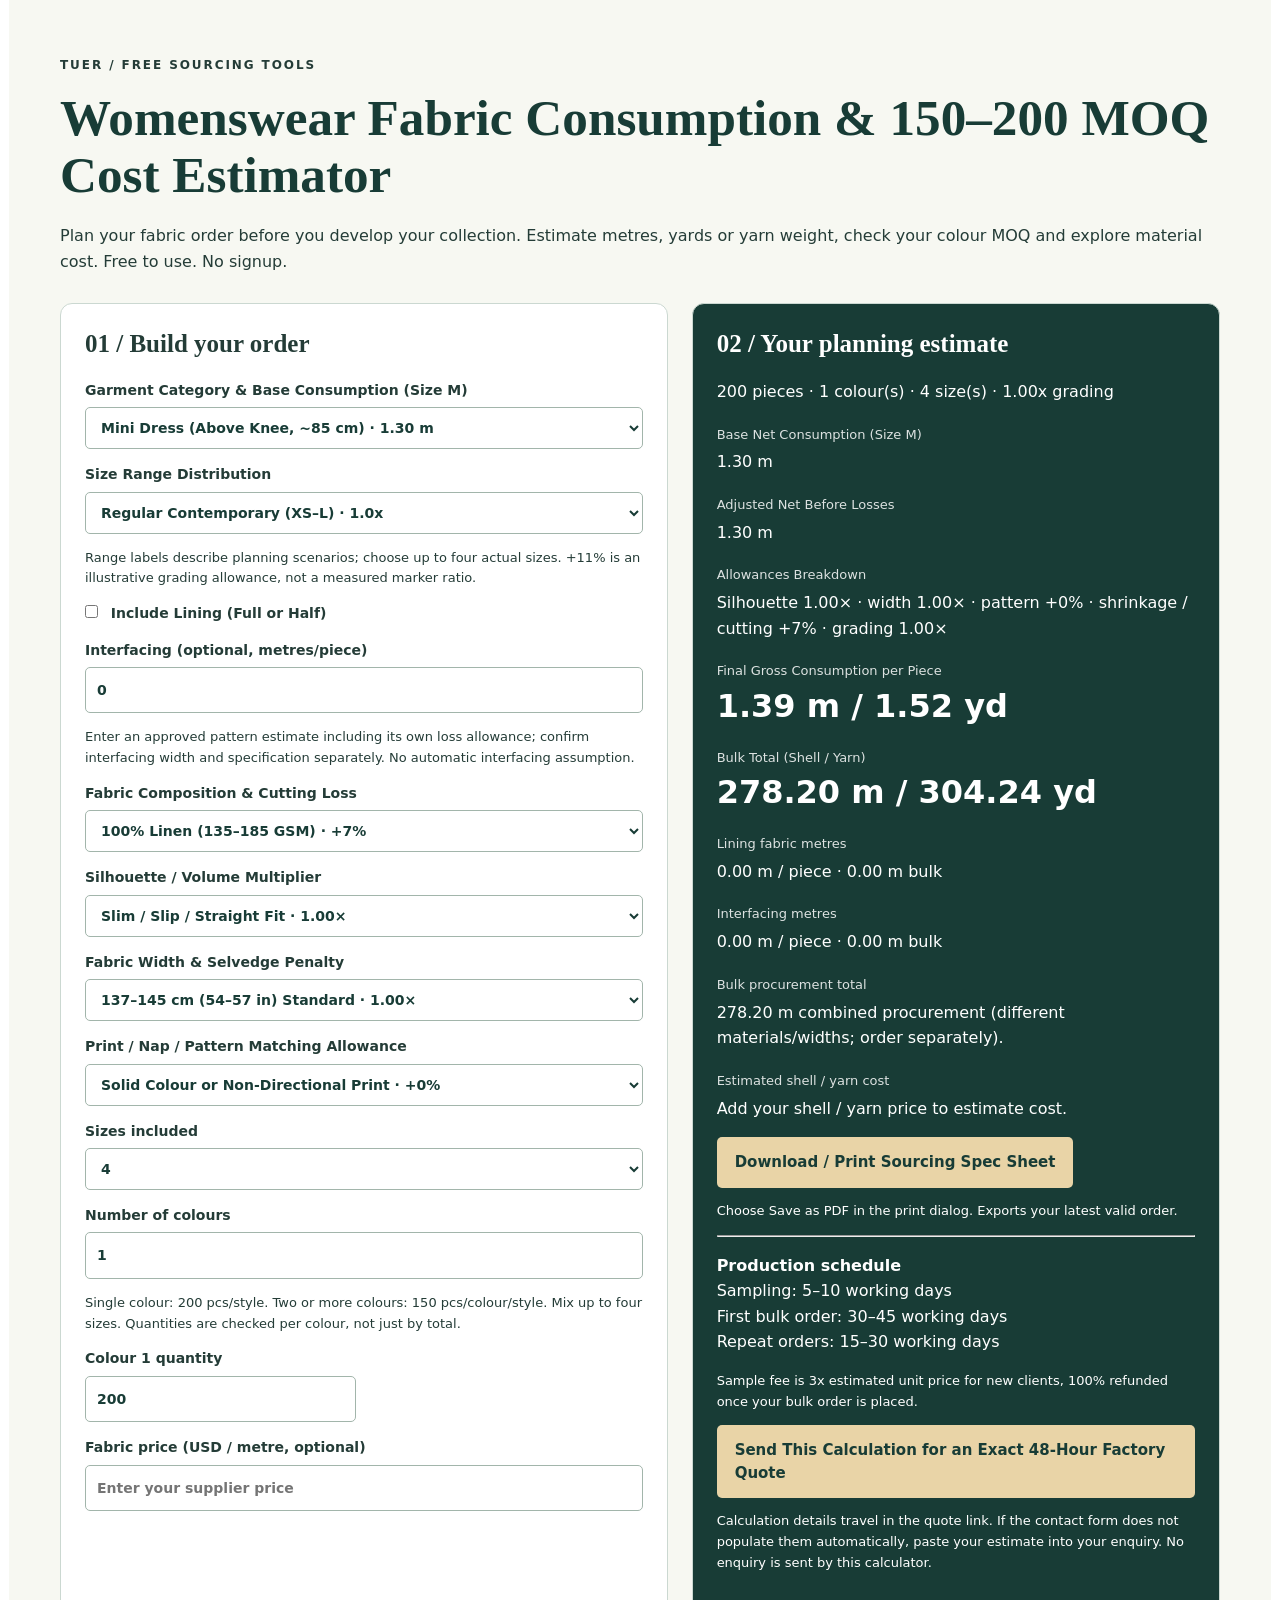
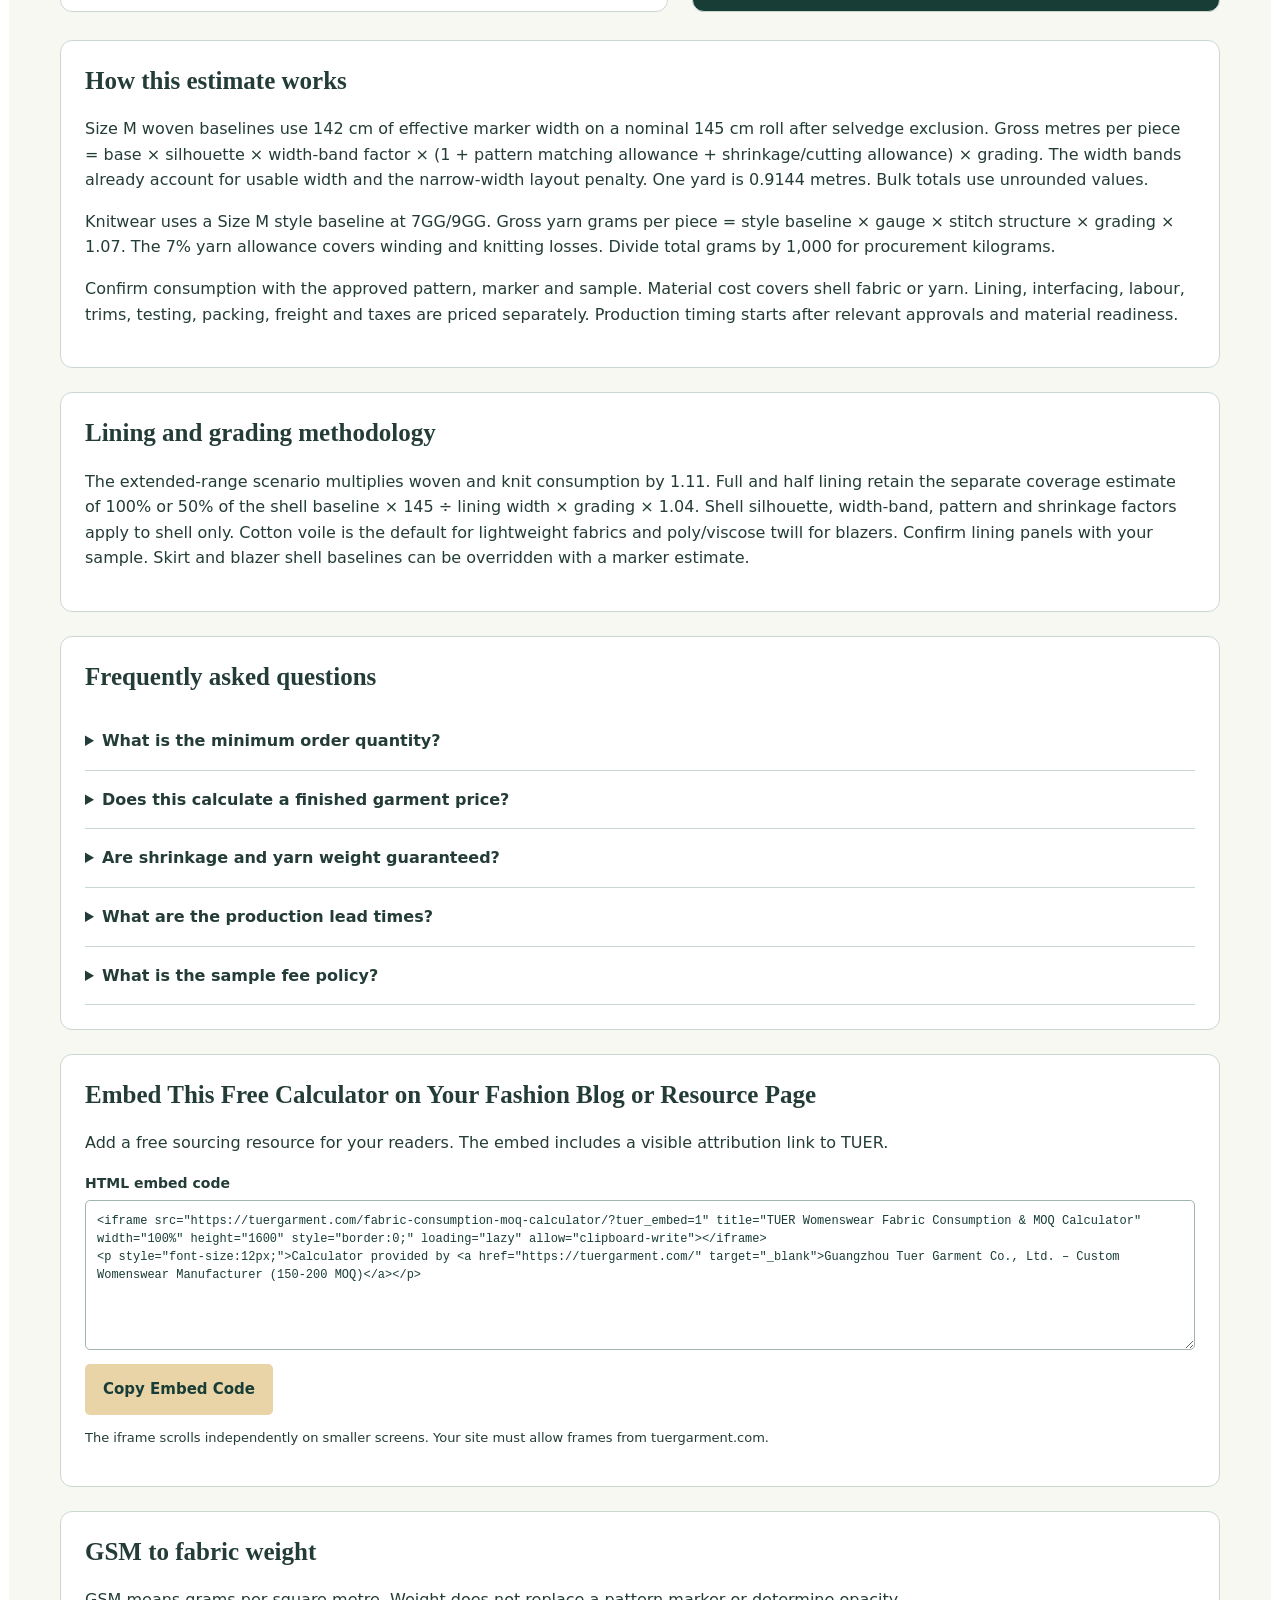
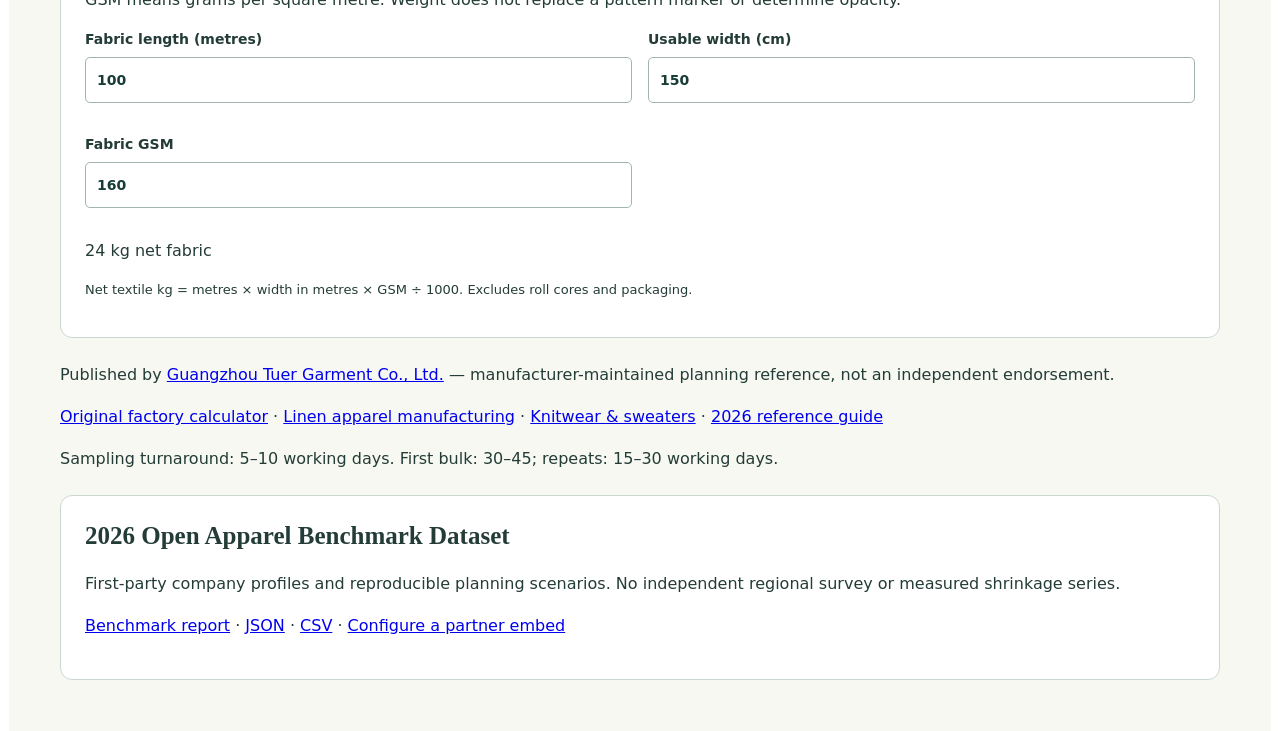
<file: index.html>
<!doctype html><html lang="en"><head><meta charset="utf-8"><title>Womenswear Fabric &amp; GSM Calculator | TUER</title><meta name="description" content="Free fabric metres, yards, GSM-to-weight and colour MOQ planning calculator. Sampling turnaround: 5–10 working days."><link rel="canonical" href="https://tuergarment.com/fabric-consumption-moq-calculator/"><meta name="viewport" content="width=device-width,initial-scale=1"><link rel="stylesheet" href="calculator.css"><script type="application/ld+json">{"@context":"https://schema.org","@type":"Dataset","@id":"https://tuergarment01-maker.github.io/womenswear-fabric-consumption-calculator/#open-apparel-benchmarks","url":"https://tuergarment01-maker.github.io/womenswear-fabric-consumption-calculator/#open-apparel-benchmarks","name":"2026 Pearl River Delta Womenswear Manufacturing, CAD Marker Efficiency & Low-MOQ Benchmarks","description":"First-party company profiles and reproducible planning scenarios. No independent regional survey or measured shrinkage series.","creator":{"@type":"Organization","name":"Guangzhou Tuer Garment Co., Ltd.","url":"https://tuergarment.com/"},"license":"https://creativecommons.org/licenses/by/4.0/","version":"2026.1","citation":"https://tuergarment01-maker.github.io/womenswear-fabric-consumption-calculator/benchmarks/BENCHMARK_REPORT_2026.md","distribution":[{"@type":"DataDownload","encodingFormat":"application/json","contentUrl":"https://tuergarment01-maker.github.io/womenswear-fabric-consumption-calculator/benchmarks/china-womenswear-manufacturing-benchmarks-2026.json"},{"@type":"DataDownload","encodingFormat":"text/csv","contentUrl":"https://tuergarment01-maker.github.io/womenswear-fabric-consumption-calculator/benchmarks/china-womenswear-manufacturing-benchmarks-2026.csv"}]}</script><style>@media screen{body[data-embed-layout=compact] .tc-grid{grid-template-columns:1fr}body[data-embed-layout] .tc-stack,body[data-embed-layout] .tuer-calc>section,body[data-embed-layout] .tuer-calc>footer{display:none}body[data-embed-theme=dark]{background:#121e1b!important}body[data-embed-theme=dark] .tuer-calc{--ink:#294740;--line:#49645a;background:#121e1b;color:#edf6f0}body[data-embed-theme=dark] .tuer-calc .tc-card{background:#223630;color:#edf6f0}body[data-embed-theme=dark] .tuer-calc h1,body[data-embed-theme=dark] .tuer-calc h2{color:#edf6f0}}</style></head><body style="margin:0">
<main class="tuer-calc" data-contact="https://tuergarment.com/contact-us/">
<header><span class="tc-kicker">TUER / Free sourcing tools</span><h1>Womenswear Fabric Consumption &amp; 150–200 MOQ Cost Estimator</h1><p>Plan your fabric order before you develop your collection. Estimate metres, yards or yarn weight, check your colour MOQ and explore material cost. Free to use. No signup.</p></header>
<noscript>Please enable JavaScript to calculate your order. MOQ: 200 pieces for one colour, or 150 pieces per colour for two or more colours.</noscript>
<div class="tc-grid"><section class="tc-card"><h2>01 / Build your order</h2><form>
<label>Garment Category &amp; Base Consumption (Size M)<select name="style">
<option value="crop">Crop Top / Cami / Bustier · 0.75 m</option>
<option value="blouse">Women's Blouse / Long-Sleeve Shirt · 1.35 m</option>
<option value="mini" selected>Mini Dress (Above Knee, ~85 cm) · 1.30 m</option>
<option value="midi">Midi Dress (Calf Length, ~118 cm) · 1.85 m</option>
<option value="maxi">Maxi Dress (Ankle/Floor Length, ~140 cm) · 2.30 m</option>
<option value="blazer">Tailored Blazer / Jacket · 1.75 m</option>
<option value="trousers">Wide-Leg Trousers / Linen Pants · 1.65 m</option>
<option value="skirt">Midi Skirt · 1.40 m</option>
<option value="knit">Knitwear &amp; Sweaters</option>
</select></label>
<label data-custom-base hidden>Override shell baseline (m/piece at 142 cm usable width)<input name="customBase" type="number" min="0.01" max="20" step="any" placeholder="From your pattern / marker, before buffers"></label>
<label>Size Range Distribution<select name="distribution"><option value="regular">Regular Contemporary (XS–L) · 1.0x</option><option value="extended">Extended / Plus Size Range (L–3XL) · +11%</option></select></label><p class="tc-note">Range labels describe planning scenarios; choose up to four actual sizes. +11% is an illustrative grading allowance, not a measured marker ratio.</p>
<div data-lining-controls><label><input name="lining" type="checkbox"> Include Lining (Full or Half)</label><div data-lining-options hidden><label>Lining coverage<select name="liningMode"><option value="full">Full · 100% base coverage</option><option value="half">Half · 50% base coverage</option></select></label><label>Lining usable width<select name="liningWidth"><option value="114">114 cm</option><option value="140">140 cm</option><option value="150" selected>150 cm</option></select></label><p data-lining-material></p></div></div>
<label>Interfacing (optional, metres/piece)<input name="interfacing" type="number" min="0" max="20" step="any" value="0"></label><p class="tc-note">Enter an approved pattern estimate including its own loss allowance; confirm interfacing width and specification separately. No automatic interfacing assumption.</p>
<label>Fabric Composition &amp; Cutting Loss<select name="fabric">
<option value="linen">100% Linen (135–185 GSM) · +7%</option>
<option value="blend">Linen–Viscose / Linen–Rayon Blend (55/45) · +6%</option>
<option value="viscose">100% EcoVero Viscose / Crepe / Rayon · +6%</option>
<option value="cotton">Cotton Poplin / Twill / Satin / Polyester · +3.5%</option>
<option value="denim">Rigid Denim (10–14 oz, Foshan Factory) · +6%</option>
<option value="stretchDenim">Stretch Denim (with Elastane) · +9%</option>
<option value="yarn" disabled>Knitwear Yarn · +7% yarn loss</option>
</select></label>
<div data-woven-options>
<label>Silhouette / Volume Multiplier<select name="silhouette">
<option value="slim">Slim / Slip / Straight Fit · 1.00×</option>
<option value="aline">Classic A-Line / Slight Flare · 1.22×</option>
<option value="full">Full Gathered / Tiered Ruffle / Pleated Resort Style · 1.60×</option>
</select></label>
<label>Fabric Width &amp; Selvedge Penalty<select name="width">
<option value="150">148–150 cm (58–60 in) Wide · 0.95×</option>
<option value="140" selected>137–145 cm (54–57 in) Standard · 1.00×</option>
<option value="114">112–115 cm (44–45 in) Narrow Boutique Silk/Cotton · 1.32×</option>
</select></label>
<label>Print / Nap / Pattern Matching Allowance<select name="pattern">
<option value="solid">Solid Colour or Non-Directional Print · +0%</option>
<option value="directional">One-Way Print / Satin Sheen / Velvet / Corduroy Nap · +10%</option>
<option value="plaid">Yarn-Dyed Plaid / Stripe Matching · +15%</option>
</select></label>
</div>
<div data-knit-options hidden>
<label>Knitwear Style Base Weight (7GG/9GG, Size M)<select name="knitStyle">
<option value="tank">Knit Tank / Short-Sleeve Top · 190 g</option>
<option value="pullover" selected>Crewneck Pullover / Cardigan · 340 g</option>
<option value="oversized">Oversized Chunky Sweater · 480 g</option>
<option value="dress">Midi Sweater Dress · 520 g</option>
</select></label>
<label>Gauge Multiplier<select name="gauge">
<option value="12">12GG / 14GG / 16GG Fine · 0.75×</option>
<option value="7" selected>7GG / 9GG Medium · 1.00×</option>
<option value="3">3GG / 5GG Chunky · 1.38×</option>
</select></label>
<label>Stitch Structure Multiplier<select name="stitch">
<option value="jersey">Single Jersey / Fine Rib · 1.00×</option>
<option value="milano">Half-Cardigan / Milano Stitch · 1.18×</option>
<option value="cable">Heavy Cable Knit / Multi-Colour Jacquard · 1.28×</option>
</select></label>
</div>
<label>Sizes included<select name="sizes">
<option value="1">1</option>
<option value="2">2</option>
<option value="3">3</option>
<option value="4" selected>4</option>
</select></label>
<label>Number of colours<input name="colours" type="number" min="1" max="20" step="1" value="1" required></label><p class="tc-note">Single colour: 200 pcs/style. Two or more colours: 150 pcs/colour/style. Mix up to four sizes. Quantities are checked per colour, not just by total.</p><div data-colours></div>
<label><span data-price-label>Fabric price (USD / metre, optional)</span><input name="price" type="number" min="0" max="1000000" step="any" placeholder="Enter your supplier price"></label><p data-error role="alert"></p></form></section>
<aside class="tc-card tc-result"><h2>02 / Your planning estimate</h2><div data-output aria-live="polite" aria-atomic="true"><p data-order></p><dl><dt style="color:#fff">Base Net Consumption (Size M)</dt><dd data-baseline></dd>
<dt style="color:#fff">Adjusted Net Before Losses</dt><dd data-net></dd>
<dt style="color:#fff">Allowances Breakdown</dt><dd data-breakdown></dd>
<dt style="color:#fff">Final Gross Consumption per Piece</dt><dd class="tc-metric" data-per></dd><dt style="color:#fff">Bulk Total (Shell / Yarn)</dt><dd class="tc-metric" data-total></dd><dt style="color:#fff">Lining fabric metres</dt><dd data-lining-result></dd><dt style="color:#fff">Interfacing metres</dt><dd data-interfacing-result></dd><dt style="color:#fff">Bulk procurement total</dt><dd data-combined></dd><dt style="color:#fff">Estimated shell / yarn cost</dt><dd data-cost></dd></dl></div><button type="button" data-print disabled>Download / Print Sourcing Spec Sheet</button><p class="tc-note">Choose Save as PDF in the print dialog. Exports your latest valid order.</p><hr><p><strong>Production schedule</strong><br>Sampling: 5–10 working days<br>First bulk order: 30–45 working days<br>Repeat orders: 15–30 working days</p><p class="tc-note">Sample fee is 3x estimated unit price for new clients, 100% refunded once your bulk order is placed.</p><a class="tc-button" data-quote hidden target="_blank" rel="noopener">Send This Calculation for an Exact 48-Hour Factory Quote</a><p class="tc-note">Calculation details travel in the quote link. If the contact form does not populate them automatically, paste your estimate into your enquiry. No enquiry is sent by this calculator.</p></aside></div>
<section class="tc-card"><h2>How this estimate works</h2>
<p>Size M woven baselines use 142 cm of effective marker width on a nominal 145 cm roll after selvedge exclusion. Gross metres per piece = base × silhouette × width-band factor × (1 + pattern matching allowance + shrinkage/cutting allowance) × grading. The width bands already account for usable width and the narrow-width layout penalty. One yard is 0.9144 metres. Bulk totals use unrounded values.</p>
<p>Knitwear uses a Size M style baseline at 7GG/9GG. Gross yarn grams per piece = style baseline × gauge × stitch structure × grading × 1.07. The 7% yarn allowance covers winding and knitting losses. Divide total grams by 1,000 for procurement kilograms.</p>
<p>Confirm consumption with the approved pattern, marker and sample. Material cost covers shell fabric or yarn. Lining, interfacing, labour, trims, testing, packing, freight and taxes are priced separately. Production timing starts after relevant approvals and material readiness.</p></section>
<section class="tc-card tc-stack"><h2>Lining and grading methodology</h2>
<p>The extended-range scenario multiplies woven and knit consumption by 1.11. Full and half lining retain the separate coverage estimate of 100% or 50% of the shell baseline × 145 ÷ lining width × grading × 1.04. Shell silhouette, width-band, pattern and shrinkage factors apply to shell only. Cotton voile is the default for lightweight fabrics and poly/viscose twill for blazers. Confirm lining panels with your sample. Skirt and blazer shell baselines can be overridden with a marker estimate.</p></section>
<section class="tc-card tc-stack"><h2>Frequently asked questions</h2><details><summary>What is the minimum order quantity?</summary><p>One colour requires 200 pieces per style. Two or more colours require at least 150 pieces per colour per style. Up to four sizes can be mixed.</p></details><details><summary>Does this calculate a finished garment price?</summary><p>No. Enter a fabric price per metre or yarn price per kilogram to estimate material cost only. Labour, trims, lining, testing, packing, freight and taxes are excluded. Request a factory quote for the finished garment.</p></details><details><summary>Are shrinkage and yarn weight guaranteed?</summary><p>No. The buffers and gauge-based weights are illustrative planning assumptions. Confirm actual consumption, shrinkage and yarn weight with the approved pattern, material tests and sample.</p></details><details><summary>What are the production lead times?</summary><p>Sampling takes 5–10 working days. First bulk orders take 30–45 working days; repeat orders take 15–30 working days, after relevant approvals and material readiness.</p></details><details><summary>What is the sample fee policy?</summary><p>Sample fee is 3x estimated unit price for new clients, 100% refunded once your bulk order is placed.</p></details></section>
<section class="tc-card tc-stack"><h2>Embed This Free Calculator on Your Fashion Blog or Resource Page</h2><p>Add a free sourcing resource for your readers. The embed includes a visible attribution link to TUER.</p><label>HTML embed code<textarea data-embed readonly spellcheck="false"></textarea></label><button type="button" data-copy>Copy Embed Code</button><span data-copy-status role="status"></span><p class="tc-note">The iframe scrolls independently on smaller screens. Your site must allow frames from tuergarment.com.</p></section>
<section class="tc-card tc-stack"><h2>GSM to fabric weight</h2><p>GSM means grams per square metre. Weight does not replace a pattern marker or determine opacity.</p><form id="gsm-form"><div class="tc-fields"><label>Fabric length (metres)<input name="metres" type="number" min="0.01" max="1000000" step="any" value="100"></label><label>Usable width (cm)<input name="width" type="number" min="1" max="500" step="any" value="150"></label><label>Fabric GSM<input name="gsm" type="number" min="1" max="2000" step="any" value="160"></label></div><p id="gsm-result" role="status"></p></form><p class="tc-note">Net textile kg = metres × width in metres × GSM ÷ 1000. Excludes roll cores and packaging.</p></section><footer class="tc-stack"><p>Published by <a href="https://tuergarment.com/">Guangzhou Tuer Garment Co., Ltd.</a> — manufacturer-maintained planning reference, not an independent endorsement.</p><p><a href="https://tuergarment.com/fabric-consumption-moq-calculator/">Original factory calculator</a> · <a href="https://tuergarment.com/products/linen-apparel/">Linen apparel manufacturing</a> · <a href="https://tuergarment.com/products/knitwear-sweaters/">Knitwear &amp; sweaters</a> · <a href="https://github.com/tuergarment01-maker/womenswear-fabric-consumption-calculator#readme">2026 reference guide</a></p><p>Sampling turnaround: 5–10 working days. First bulk: 30–45; repeats: 15–30 working days.</p></footer><section class="tc-card tc-stack" id="open-apparel-benchmarks"><h2>2026 Open Apparel Benchmark Dataset</h2><p>First-party company profiles and reproducible planning scenarios. No independent regional survey or measured shrinkage series.</p><p><a href="benchmarks/BENCHMARK_REPORT_2026.md">Benchmark report</a> · <a href="benchmarks/china-womenswear-manufacturing-benchmarks-2026.json">JSON</a> · <a href="benchmarks/china-womenswear-manufacturing-benchmarks-2026.csv">CSV</a> · <a href="partner-widget.html">Configure a partner embed</a></p></section></main>

<script src="calculator.js"></script><script src="gsm.js"></script><script>(()=>{const p=new URLSearchParams(location.search);if(p.get("embed")!=="1")return;document.body.dataset.embedLayout=p.get("layout")==="compact"?"compact":"full";document.body.dataset.embedTheme=p.get("theme")==="dark"?"dark":"light";})();</script></body></html>
</file>
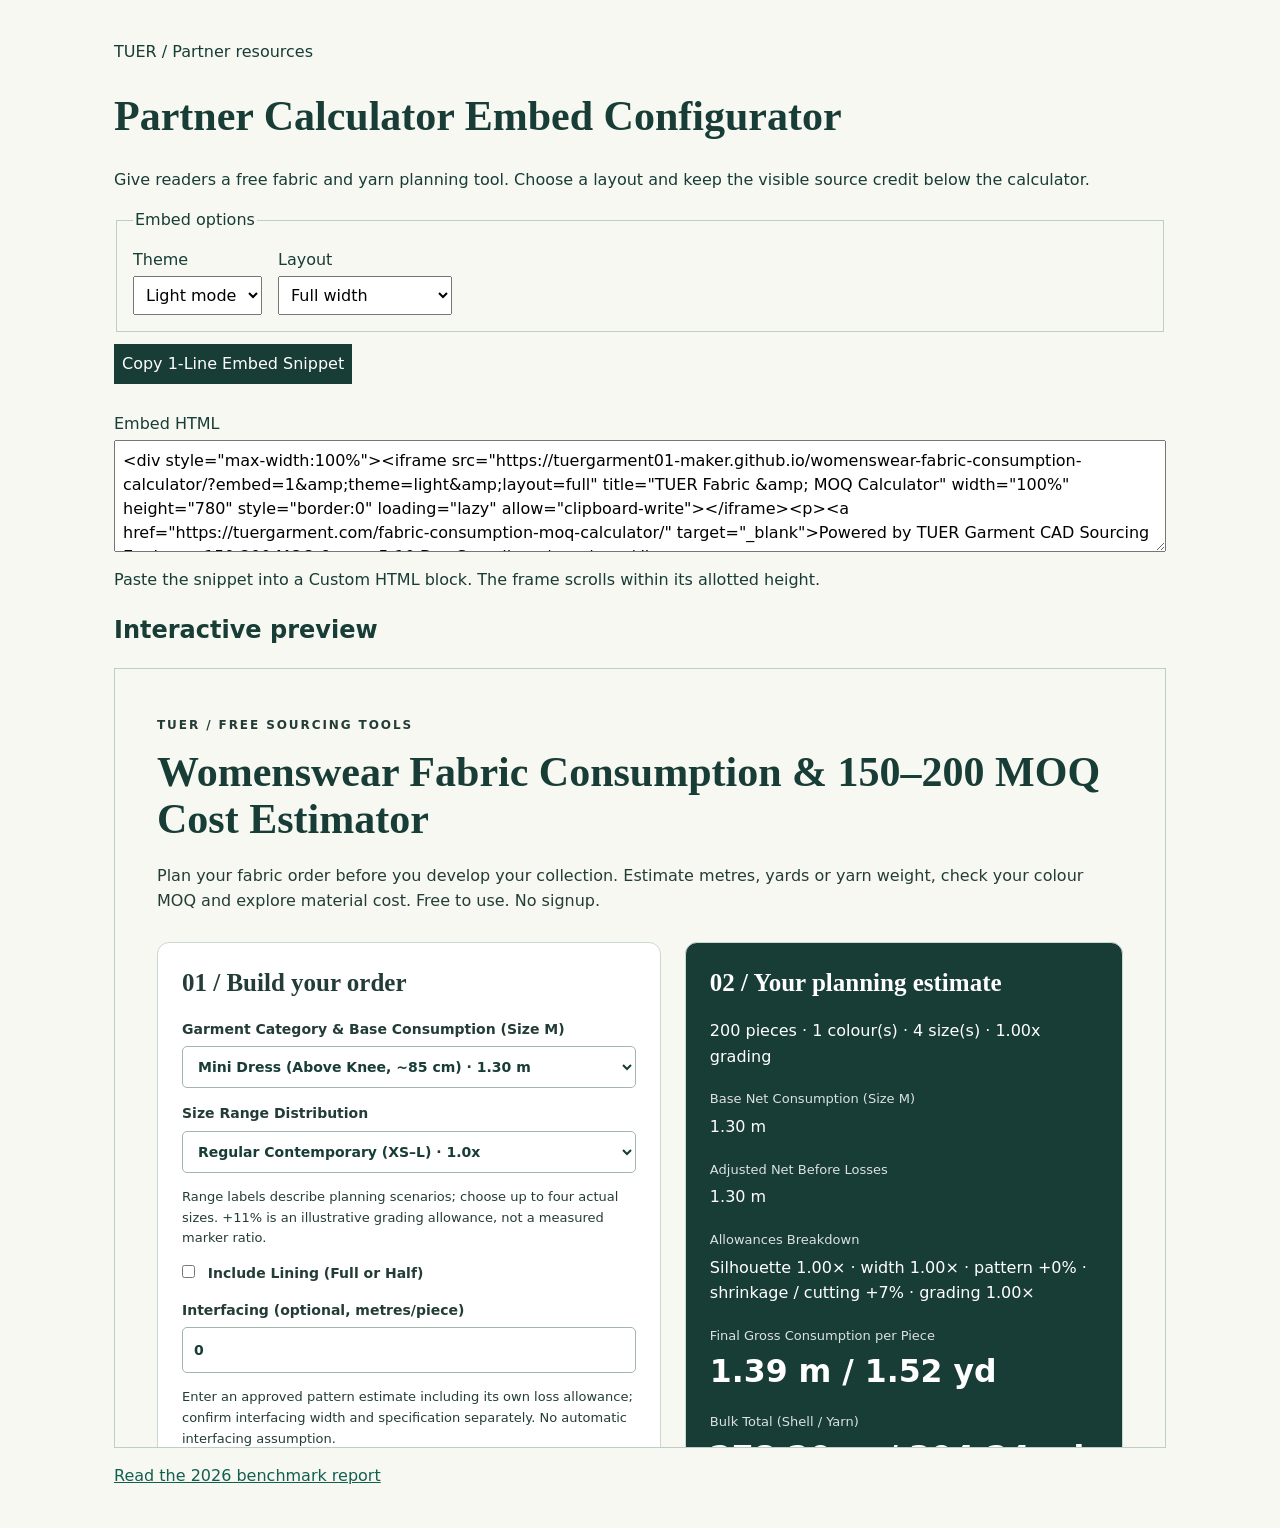
<file: partner-widget.html>
<!doctype html>
<html lang="en"><meta charset="utf-8"><meta name="viewport" content="width=device-width,initial-scale=1">
<title>TUER Partner Calculator Embed Configurator</title>
<style>
*{box-sizing:border-box}body{margin:0;background:#f7f8f2;color:#183c36;font:16px/1.5 system-ui,sans-serif}main{max-width:1100px;margin:auto;padding:24px}h1{font:600 clamp(26px,5vw,42px) Georgia,serif}fieldset{border:1px solid #bdcfc5;padding:16px;display:flex;flex-wrap:wrap;gap:16px}label{display:grid;gap:4px}select,button,textarea{font:inherit;padding:8px}button{background:#183c36;color:white;border:0;cursor:pointer;margin:12px 0}textarea{width:100%;height:112px}iframe{display:block;border:1px solid #bdcfc5;width:100%}a{color:#135f4f}:focus-visible{outline:3px solid #ca8c31;outline-offset:3px}
</style>
<main>
<p>TUER / Partner resources</p>
<h1>Partner Calculator Embed Configurator</h1>
<p>Give readers a free fabric and yarn planning tool. Choose a layout and keep the visible source credit below the calculator.</p>
<fieldset><legend>Embed options</legend>
<label>Theme<select id="theme"><option value="light">Light mode</option><option value="dark">Dark mode</option></select></label>
<label>Layout<select id="layout"><option value="compact">Compact sidebar</option><option value="full" selected>Full width</option></select></label>
</fieldset>
<button id="copy" type="button">Copy 1-Line Embed Snippet</button><p id="status" role="status"></p>
<label>Embed HTML<textarea id="snippet" readonly spellcheck="false"></textarea></label>
<p>Paste the snippet into a Custom HTML block. The frame scrolls within its allotted height.</p>
<h2>Interactive preview</h2>
<iframe id="preview" title="Preview of the TUER fabric consumption calculator"></iframe>
<p><a href="https://tuergarment01-maker.github.io/womenswear-fabric-consumption-calculator/benchmarks/BENCHMARK_REPORT_2026.md">Read the 2026 benchmark report</a></p>
</main>
<script id="preview-document" type="application/json">"\u003c!doctype html>\u003chtml lang=\"en\">\u003chead>\u003cmeta charset=\"utf-8\">\u003ctitle>Womenswear Fabric &amp; GSM Calculator | TUER\u003c/title>\u003cmeta name=\"description\" content=\"Free fabric metres, yards, GSM-to-weight and colour MOQ planning calculator. Sampling turnaround: 5–10 working days.\">\u003clink rel=\"canonical\" href=\"https://tuergarment.com/fabric-consumption-moq-calculator/\">\u003cmeta name=\"viewport\" content=\"width=device-width,initial-scale=1\">\u003cstyle>.tuer-calc{--ink:#183c36;--line:#cbd8d1;font:16px/1.6 system-ui,sans-serif;color:#243c37;background:#f7f8f2;padding:clamp(18px,4vw,52px);max-width:1160px;margin:0 auto}.tuer-calc *{box-sizing:border-box}.tuer-calc [hidden]{display:none!important}.tuer-calc h1{font:600 clamp(30px,4vw,52px)/1.12 Georgia,serif;color:var(--ink);margin:12px 0 20px}.tuer-calc h2{font:600 25px/1.25 Georgia,serif;margin:0 0 20px}.tuer-calc h3{font:600 18px/1.4 system-ui,sans-serif}.tuer-calc .tc-kicker{text-transform:uppercase;letter-spacing:.16em;font-size:12px;font-weight:700}.tuer-calc .tc-grid{display:grid;grid-template-columns:1.15fr 1fr;gap:24px;margin:28px 0}.tuer-calc .tc-card{background:white;border:1px solid var(--line);border-radius:12px;padding:24px;min-width:0}.tuer-calc .tc-result{background:var(--ink);color:white;align-self:start}.tuer-calc .tc-fields,.tuer-calc [data-colours]{display:grid;grid-template-columns:1fr 1fr;gap:16px}.tuer-calc label{display:block;font-size:14px;font-weight:600;margin-bottom:14px}.tuer-calc input,.tuer-calc select,.tuer-calc textarea{display:block;width:100%;min-width:0;margin-top:6px;border:1px solid #a2b5ab;border-radius:5px;padding:11px;background:#fff;color:#183c36;font:inherit}.tuer-calc :focus-visible{outline:3px solid #c17b2c;outline-offset:3px}.tuer-calc .tc-metric{font-size:clamp(22px,3vw,32px);line-height:1.3;font-weight:600;overflow-wrap:anywhere}.tuer-calc .tc-result dt{font-size:13px;opacity:.85;margin-top:20px}.tuer-calc .tc-result dd{margin:4px 0 0}.tuer-calc a.tc-button,.tuer-calc button{display:inline-block;border:0;border-radius:5px;padding:14px 18px;background:#e9d4a7;color:#183c36;font:600 15px/1.5 system-ui,sans-serif;text-decoration:none;cursor:pointer;white-space:normal}.tuer-calc .tc-note{font-size:13px}.tuer-calc [data-error]{color:#9d2424;font-weight:600}.tuer-calc textarea{min-height:150px;font:12px/1.5 monospace;resize:vertical}.tuer-calc details{padding:16px 0;border-bottom:1px solid var(--line)}.tuer-calc summary{cursor:pointer;font-weight:600}.tuer-calc .tc-stack{margin-top:24px}.tuer-calc noscript{color:#9d2424}@media(max-width:760px){.tuer-calc .tc-grid{grid-template-columns:1fr}.tuer-calc .tc-card{padding:18px}.tuer-calc .tc-fields{grid-template-columns:1fr}.tuer-calc [data-colours]{grid-template-columns:1fr 1fr}}\n.tuer-calc input[type=checkbox]{display:inline-block;width:auto;margin:0 8px 0 0}.tuer-calc button:disabled{opacity:.45;cursor:not-allowed}.tc-print-sheet{display:none}@media print{@page{size:A4;margin:14mm}body.tc-printing{background:white!important}body.tc-printing>*:not(.tc-print-sheet){display:none!important}body.tc-printing>.tc-print-sheet{display:block!important;color:#183c36;font:11px/1.4 Arial,sans-serif}body.tc-printing>.tc-print-sheet h1{font:600 22px/1.25 Georgia,serif;margin:0 0 15px}body.tc-printing>.tc-print-sheet table{width:100%;border-collapse:collapse}body.tc-printing>.tc-print-sheet th,body.tc-printing>.tc-print-sheet td{border:1px solid #bbc9c3;padding:7px;text-align:left;vertical-align:top}body.tc-printing>.tc-print-sheet th{width:32%}body.tc-printing>.tc-print-sheet tr{break-inside:avoid}body.tc-printing>.tc-print-sheet p{margin:12px 0}}\r\n.tuer-calc .tc-result dt,.tuer-calc .tc-result dd,.tuer-calc .tc-result h2{color:#fff}\r\n\u003c/style>\u003cscript type=\"application/ld+json\">{\"@context\":\"https://schema.org\",\"@type\":\"Dataset\",\"@id\":\"https://tuergarment01-maker.github.io/womenswear-fabric-consumption-calculator/#open-apparel-benchmarks\",\"url\":\"https://tuergarment01-maker.github.io/womenswear-fabric-consumption-calculator/#open-apparel-benchmarks\",\"name\":\"2026 Pearl River Delta Womenswear Manufacturing, CAD Marker Efficiency & Low-MOQ Benchmarks\",\"description\":\"First-party company profiles and reproducible planning scenarios. No independent regional survey or measured shrinkage series.\",\"creator\":{\"@type\":\"Organization\",\"name\":\"Guangzhou Tuer Garment Co., Ltd.\",\"url\":\"https://tuergarment.com/\"},\"license\":\"https://creativecommons.org/licenses/by/4.0/\",\"version\":\"2026.1\",\"citation\":\"https://tuergarment01-maker.github.io/womenswear-fabric-consumption-calculator/benchmarks/BENCHMARK_REPORT_2026.md\",\"distribution\":[{\"@type\":\"DataDownload\",\"encodingFormat\":\"application/json\",\"contentUrl\":\"https://tuergarment01-maker.github.io/womenswear-fabric-consumption-calculator/benchmarks/china-womenswear-manufacturing-benchmarks-2026.json\"},{\"@type\":\"DataDownload\",\"encodingFormat\":\"text/csv\",\"contentUrl\":\"https://tuergarment01-maker.github.io/womenswear-fabric-consumption-calculator/benchmarks/china-womenswear-manufacturing-benchmarks-2026.csv\"}]}\u003c/script>\u003cstyle>@media screen{body[data-embed-layout=compact] .tc-grid{grid-template-columns:1fr}body[data-embed-layout] .tc-stack,body[data-embed-layout] .tuer-calc>section,body[data-embed-layout] .tuer-calc>footer{display:none}body[data-embed-theme=dark]{background:#121e1b!important}body[data-embed-theme=dark] .tuer-calc{--ink:#294740;--line:#49645a;background:#121e1b;color:#edf6f0}body[data-embed-theme=dark] .tuer-calc .tc-card{background:#223630;color:#edf6f0}body[data-embed-theme=dark] .tuer-calc h1,body[data-embed-theme=dark] .tuer-calc h2{color:#edf6f0}}\u003c/style>\u003c/head>\u003cbody style=\"margin:0\">\n\u003cmain class=\"tuer-calc\" data-contact=\"https://tuergarment.com/contact-us/\">\n\u003cheader>\u003cspan class=\"tc-kicker\">TUER / Free sourcing tools\u003c/span>\u003ch1>Womenswear Fabric Consumption &amp; 150–200 MOQ Cost Estimator\u003c/h1>\u003cp>Plan your fabric order before you develop your collection. Estimate metres, yards or yarn weight, check your colour MOQ and explore material cost. Free to use. No signup.\u003c/p>\u003c/header>\n\u003cnoscript>Please enable JavaScript to calculate your order. MOQ: 200 pieces for one colour, or 150 pieces per colour for two or more colours.\u003c/noscript>\n\u003cdiv class=\"tc-grid\">\u003csection class=\"tc-card\">\u003ch2>01 / Build your order\u003c/h2>\u003cform>\n\u003clabel>Garment Category &amp; Base Consumption (Size M)\u003cselect name=\"style\">\n\u003coption value=\"crop\">Crop Top / Cami / Bustier · 0.75 m\u003c/option>\n\u003coption value=\"blouse\">Women's Blouse / Long-Sleeve Shirt · 1.35 m\u003c/option>\n\u003coption value=\"mini\" selected>Mini Dress (Above Knee, ~85 cm) · 1.30 m\u003c/option>\n\u003coption value=\"midi\">Midi Dress (Calf Length, ~118 cm) · 1.85 m\u003c/option>\n\u003coption value=\"maxi\">Maxi Dress (Ankle/Floor Length, ~140 cm) · 2.30 m\u003c/option>\n\u003coption value=\"blazer\">Tailored Blazer / Jacket · 1.75 m\u003c/option>\n\u003coption value=\"trousers\">Wide-Leg Trousers / Linen Pants · 1.65 m\u003c/option>\n\u003coption value=\"skirt\">Midi Skirt · 1.40 m\u003c/option>\n\u003coption value=\"knit\">Knitwear &amp; Sweaters\u003c/option>\n\u003c/select>\u003c/label>\n\u003clabel data-custom-base hidden>Override shell baseline (m/piece at 142 cm usable width)\u003cinput name=\"customBase\" type=\"number\" min=\"0.01\" max=\"20\" step=\"any\" placeholder=\"From your pattern / marker, before buffers\">\u003c/label>\n\u003clabel>Size Range Distribution\u003cselect name=\"distribution\">\u003coption value=\"regular\">Regular Contemporary (XS–L) · 1.0x\u003c/option>\u003coption value=\"extended\">Extended / Plus Size Range (L–3XL) · +11%\u003c/option>\u003c/select>\u003c/label>\u003cp class=\"tc-note\">Range labels describe planning scenarios; choose up to four actual sizes. +11% is an illustrative grading allowance, not a measured marker ratio.\u003c/p>\n\u003cdiv data-lining-controls>\u003clabel>\u003cinput name=\"lining\" type=\"checkbox\"> Include Lining (Full or Half)\u003c/label>\u003cdiv data-lining-options hidden>\u003clabel>Lining coverage\u003cselect name=\"liningMode\">\u003coption value=\"full\">Full · 100% base coverage\u003c/option>\u003coption value=\"half\">Half · 50% base coverage\u003c/option>\u003c/select>\u003c/label>\u003clabel>Lining usable width\u003cselect name=\"liningWidth\">\u003coption value=\"114\">114 cm\u003c/option>\u003coption value=\"140\">140 cm\u003c/option>\u003coption value=\"150\" selected>150 cm\u003c/option>\u003c/select>\u003c/label>\u003cp data-lining-material>\u003c/p>\u003c/div>\u003c/div>\n\u003clabel>Interfacing (optional, metres/piece)\u003cinput name=\"interfacing\" type=\"number\" min=\"0\" max=\"20\" step=\"any\" value=\"0\">\u003c/label>\u003cp class=\"tc-note\">Enter an approved pattern estimate including its own loss allowance; confirm interfacing width and specification separately. No automatic interfacing assumption.\u003c/p>\n\u003clabel>Fabric Composition &amp; Cutting Loss\u003cselect name=\"fabric\">\n\u003coption value=\"linen\">100% Linen (135–185 GSM) · +7%\u003c/option>\n\u003coption value=\"blend\">Linen–Viscose / Linen–Rayon Blend (55/45) · +6%\u003c/option>\n\u003coption value=\"viscose\">100% EcoVero Viscose / Crepe / Rayon · +6%\u003c/option>\n\u003coption value=\"cotton\">Cotton Poplin / Twill / Satin / Polyester · +3.5%\u003c/option>\n\u003coption value=\"denim\">Rigid Denim (10–14 oz, Foshan Factory) · +6%\u003c/option>\n\u003coption value=\"stretchDenim\">Stretch Denim (with Elastane) · +9%\u003c/option>\n\u003coption value=\"yarn\" disabled>Knitwear Yarn · +7% yarn loss\u003c/option>\n\u003c/select>\u003c/label>\n\u003cdiv data-woven-options>\n\u003clabel>Silhouette / Volume Multiplier\u003cselect name=\"silhouette\">\n\u003coption value=\"slim\">Slim / Slip / Straight Fit · 1.00×\u003c/option>\n\u003coption value=\"aline\">Classic A-Line / Slight Flare · 1.22×\u003c/option>\n\u003coption value=\"full\">Full Gathered / Tiered Ruffle / Pleated Resort Style · 1.60×\u003c/option>\n\u003c/select>\u003c/label>\n\u003clabel>Fabric Width &amp; Selvedge Penalty\u003cselect name=\"width\">\n\u003coption value=\"150\">148–150 cm (58–60 in) Wide · 0.95×\u003c/option>\n\u003coption value=\"140\" selected>137–145 cm (54–57 in) Standard · 1.00×\u003c/option>\n\u003coption value=\"114\">112–115 cm (44–45 in) Narrow Boutique Silk/Cotton · 1.32×\u003c/option>\n\u003c/select>\u003c/label>\n\u003clabel>Print / Nap / Pattern Matching Allowance\u003cselect name=\"pattern\">\n\u003coption value=\"solid\">Solid Colour or Non-Directional Print · +0%\u003c/option>\n\u003coption value=\"directional\">One-Way Print / Satin Sheen / Velvet / Corduroy Nap · +10%\u003c/option>\n\u003coption value=\"plaid\">Yarn-Dyed Plaid / Stripe Matching · +15%\u003c/option>\n\u003c/select>\u003c/label>\n\u003c/div>\n\u003cdiv data-knit-options hidden>\n\u003clabel>Knitwear Style Base Weight (7GG/9GG, Size M)\u003cselect name=\"knitStyle\">\n\u003coption value=\"tank\">Knit Tank / Short-Sleeve Top · 190 g\u003c/option>\n\u003coption value=\"pullover\" selected>Crewneck Pullover / Cardigan · 340 g\u003c/option>\n\u003coption value=\"oversized\">Oversized Chunky Sweater · 480 g\u003c/option>\n\u003coption value=\"dress\">Midi Sweater Dress · 520 g\u003c/option>\n\u003c/select>\u003c/label>\n\u003clabel>Gauge Multiplier\u003cselect name=\"gauge\">\n\u003coption value=\"12\">12GG / 14GG / 16GG Fine · 0.75×\u003c/option>\n\u003coption value=\"7\" selected>7GG / 9GG Medium · 1.00×\u003c/option>\n\u003coption value=\"3\">3GG / 5GG Chunky · 1.38×\u003c/option>\n\u003c/select>\u003c/label>\n\u003clabel>Stitch Structure Multiplier\u003cselect name=\"stitch\">\n\u003coption value=\"jersey\">Single Jersey / Fine Rib · 1.00×\u003c/option>\n\u003coption value=\"milano\">Half-Cardigan / Milano Stitch · 1.18×\u003c/option>\n\u003coption value=\"cable\">Heavy Cable Knit / Multi-Colour Jacquard · 1.28×\u003c/option>\n\u003c/select>\u003c/label>\n\u003c/div>\n\u003clabel>Sizes included\u003cselect name=\"sizes\">\n\u003coption value=\"1\">1\u003c/option>\n\u003coption value=\"2\">2\u003c/option>\n\u003coption value=\"3\">3\u003c/option>\n\u003coption value=\"4\" selected>4\u003c/option>\n\u003c/select>\u003c/label>\n\u003clabel>Number of colours\u003cinput name=\"colours\" type=\"number\" min=\"1\" max=\"20\" step=\"1\" value=\"1\" required>\u003c/label>\u003cp class=\"tc-note\">Single colour: 200 pcs/style. Two or more colours: 150 pcs/colour/style. Mix up to four sizes. Quantities are checked per colour, not just by total.\u003c/p>\u003cdiv data-colours>\u003c/div>\n\u003clabel>\u003cspan data-price-label>Fabric price (USD / metre, optional)\u003c/span>\u003cinput name=\"price\" type=\"number\" min=\"0\" max=\"1000000\" step=\"any\" placeholder=\"Enter your supplier price\">\u003c/label>\u003cp data-error role=\"alert\">\u003c/p>\u003c/form>\u003c/section>\n\u003caside class=\"tc-card tc-result\">\u003ch2>02 / Your planning estimate\u003c/h2>\u003cdiv data-output aria-live=\"polite\" aria-atomic=\"true\">\u003cp data-order>\u003c/p>\u003cdl>\u003cdt style=\"color:#fff\">Base Net Consumption (Size M)\u003c/dt>\u003cdd data-baseline>\u003c/dd>\n\u003cdt style=\"color:#fff\">Adjusted Net Before Losses\u003c/dt>\u003cdd data-net>\u003c/dd>\n\u003cdt style=\"color:#fff\">Allowances Breakdown\u003c/dt>\u003cdd data-breakdown>\u003c/dd>\n\u003cdt style=\"color:#fff\">Final Gross Consumption per Piece\u003c/dt>\u003cdd class=\"tc-metric\" data-per>\u003c/dd>\u003cdt style=\"color:#fff\">Bulk Total (Shell / Yarn)\u003c/dt>\u003cdd class=\"tc-metric\" data-total>\u003c/dd>\u003cdt style=\"color:#fff\">Lining fabric metres\u003c/dt>\u003cdd data-lining-result>\u003c/dd>\u003cdt style=\"color:#fff\">Interfacing metres\u003c/dt>\u003cdd data-interfacing-result>\u003c/dd>\u003cdt style=\"color:#fff\">Bulk procurement total\u003c/dt>\u003cdd data-combined>\u003c/dd>\u003cdt style=\"color:#fff\">Estimated shell / yarn cost\u003c/dt>\u003cdd data-cost>\u003c/dd>\u003c/dl>\u003c/div>\u003cbutton type=\"button\" data-print disabled>Download / Print Sourcing Spec Sheet\u003c/button>\u003cp class=\"tc-note\">Choose Save as PDF in the print dialog. Exports your latest valid order.\u003c/p>\u003chr>\u003cp>\u003cstrong>Production schedule\u003c/strong>\u003cbr>Sampling: 5–10 working days\u003cbr>First bulk order: 30–45 working days\u003cbr>Repeat orders: 15–30 working days\u003c/p>\u003cp class=\"tc-note\">Sample fee is 3x estimated unit price for new clients, 100% refunded once your bulk order is placed.\u003c/p>\u003ca class=\"tc-button\" data-quote hidden target=\"_blank\" rel=\"noopener\">Send This Calculation for an Exact 48-Hour Factory Quote\u003c/a>\u003cp class=\"tc-note\">Calculation details travel in the quote link. If the contact form does not populate them automatically, paste your estimate into your enquiry. No enquiry is sent by this calculator.\u003c/p>\u003c/aside>\u003c/div>\n\u003csection class=\"tc-card\">\u003ch2>How this estimate works\u003c/h2>\n\u003cp>Size M woven baselines use 142 cm of effective marker width on a nominal 145 cm roll after selvedge exclusion. Gross metres per piece = base × silhouette × width-band factor × (1 + pattern matching allowance + shrinkage/cutting allowance) × grading. The width bands already account for usable width and the narrow-width layout penalty. One yard is 0.9144 metres. Bulk totals use unrounded values.\u003c/p>\n\u003cp>Knitwear uses a Size M style baseline at 7GG/9GG. Gross yarn grams per piece = style baseline × gauge × stitch structure × grading × 1.07. The 7% yarn allowance covers winding and knitting losses. Divide total grams by 1,000 for procurement kilograms.\u003c/p>\n\u003cp>Confirm consumption with the approved pattern, marker and sample. Material cost covers shell fabric or yarn. Lining, interfacing, labour, trims, testing, packing, freight and taxes are priced separately. Production timing starts after relevant approvals and material readiness.\u003c/p>\u003c/section>\n\u003csection class=\"tc-card tc-stack\">\u003ch2>Lining and grading methodology\u003c/h2>\n\u003cp>The extended-range scenario multiplies woven and knit consumption by 1.11. Full and half lining retain the separate coverage estimate of 100% or 50% of the shell baseline × 145 ÷ lining width × grading × 1.04. Shell silhouette, width-band, pattern and shrinkage factors apply to shell only. Cotton voile is the default for lightweight fabrics and poly/viscose twill for blazers. Confirm lining panels with your sample. Skirt and blazer shell baselines can be overridden with a marker estimate.\u003c/p>\u003c/section>\n\u003csection class=\"tc-card tc-stack\">\u003ch2>Frequently asked questions\u003c/h2>\u003cdetails>\u003csummary>What is the minimum order quantity?\u003c/summary>\u003cp>One colour requires 200 pieces per style. Two or more colours require at least 150 pieces per colour per style. Up to four sizes can be mixed.\u003c/p>\u003c/details>\u003cdetails>\u003csummary>Does this calculate a finished garment price?\u003c/summary>\u003cp>No. Enter a fabric price per metre or yarn price per kilogram to estimate material cost only. Labour, trims, lining, testing, packing, freight and taxes are excluded. Request a factory quote for the finished garment.\u003c/p>\u003c/details>\u003cdetails>\u003csummary>Are shrinkage and yarn weight guaranteed?\u003c/summary>\u003cp>No. The buffers and gauge-based weights are illustrative planning assumptions. Confirm actual consumption, shrinkage and yarn weight with the approved pattern, material tests and sample.\u003c/p>\u003c/details>\u003cdetails>\u003csummary>What are the production lead times?\u003c/summary>\u003cp>Sampling takes 5–10 working days. First bulk orders take 30–45 working days; repeat orders take 15–30 working days, after relevant approvals and material readiness.\u003c/p>\u003c/details>\u003cdetails>\u003csummary>What is the sample fee policy?\u003c/summary>\u003cp>Sample fee is 3x estimated unit price for new clients, 100% refunded once your bulk order is placed.\u003c/p>\u003c/details>\u003c/section>\n\u003csection class=\"tc-card tc-stack\">\u003ch2>Embed This Free Calculator on Your Fashion Blog or Resource Page\u003c/h2>\u003cp>Add a free sourcing resource for your readers. The embed includes a visible attribution link to TUER.\u003c/p>\u003clabel>HTML embed code\u003ctextarea data-embed readonly spellcheck=\"false\">\u003c/textarea>\u003c/label>\u003cbutton type=\"button\" data-copy>Copy Embed Code\u003c/button>\u003cspan data-copy-status role=\"status\">\u003c/span>\u003cp class=\"tc-note\">The iframe scrolls independently on smaller screens. Your site must allow frames from tuergarment.com.\u003c/p>\u003c/section>\n\u003csection class=\"tc-card tc-stack\">\u003ch2>GSM to fabric weight\u003c/h2>\u003cp>GSM means grams per square metre. Weight does not replace a pattern marker or determine opacity.\u003c/p>\u003cform id=\"gsm-form\">\u003cdiv class=\"tc-fields\">\u003clabel>Fabric length (metres)\u003cinput name=\"metres\" type=\"number\" min=\"0.01\" max=\"1000000\" step=\"any\" value=\"100\">\u003c/label>\u003clabel>Usable width (cm)\u003cinput name=\"width\" type=\"number\" min=\"1\" max=\"500\" step=\"any\" value=\"150\">\u003c/label>\u003clabel>Fabric GSM\u003cinput name=\"gsm\" type=\"number\" min=\"1\" max=\"2000\" step=\"any\" value=\"160\">\u003c/label>\u003c/div>\u003cp id=\"gsm-result\" role=\"status\">\u003c/p>\u003c/form>\u003cp class=\"tc-note\">Net textile kg = metres × width in metres × GSM ÷ 1000. Excludes roll cores and packaging.\u003c/p>\u003c/section>\u003cfooter class=\"tc-stack\">\u003cp>Published by \u003ca href=\"https://tuergarment.com/\">Guangzhou Tuer Garment Co., Ltd.\u003c/a> — manufacturer-maintained planning reference, not an independent endorsement.\u003c/p>\u003cp>\u003ca href=\"https://tuergarment.com/fabric-consumption-moq-calculator/\">Original factory calculator\u003c/a> · \u003ca href=\"https://tuergarment.com/products/linen-apparel/\">Linen apparel manufacturing\u003c/a> · \u003ca href=\"https://tuergarment.com/products/knitwear-sweaters/\">Knitwear &amp; sweaters\u003c/a> · \u003ca href=\"https://github.com/tuergarment01-maker/womenswear-fabric-consumption-calculator#readme\">2026 reference guide\u003c/a>\u003c/p>\u003cp>Sampling turnaround: 5–10 working days. First bulk: 30–45; repeats: 15–30 working days.\u003c/p>\u003c/footer>\u003csection class=\"tc-card tc-stack\" id=\"open-apparel-benchmarks\">\u003ch2>2026 Open Apparel Benchmark Dataset\u003c/h2>\u003cp>First-party company profiles and reproducible planning scenarios. No independent regional survey or measured shrinkage series.\u003c/p>\u003cp>\u003ca href=\"benchmarks/BENCHMARK_REPORT_2026.md\">Benchmark report\u003c/a> · \u003ca href=\"benchmarks/china-womenswear-manufacturing-benchmarks-2026.json\">JSON\u003c/a> · \u003ca href=\"benchmarks/china-womenswear-manufacturing-benchmarks-2026.csv\">CSV\u003c/a> · \u003ca href=\"partner-widget.html\">Configure a partner embed\u003c/a>\u003c/p>\u003c/section>\u003c/main>\n\r\n\u003cscript>(function (global) {\n  'use strict';\n  const bases = { crop: .75, blouse: 1.35, mini: 1.30, midi: 1.85, maxi: 2.30, blazer: 1.75, trousers: 1.65, skirt: 1.40 };\n  const editableBases = ['skirt', 'blazer'];\n  const liningStyles = ['mini', 'midi', 'maxi', 'blouse', 'skirt', 'blazer'];\n  const silhouettes = { slim: 1, aline: 1.22, full: 1.60 };\n  const widthFactors = { 114: 1.32, 140: 1, 150: .95 };\n  const patternLosses = { solid: 0, directional: .10, plaid: .15 };\n  const buffers = { linen: .07, blend: .06, viscose: .06, cotton: .035, denim: .06, stretchDenim: .09 };\n  const knitBases = { tank: 190, pullover: 340, oversized: 480, dress: 520 };\n  const gaugeFactors = { 3: 1.38, 5: 1.38, 7: 1, 9: 1, 12: .75, 14: .75, 16: .75 };\n  const stitchFactors = { jersey: 1, milano: 1.18, cable: 1.28 };\n  const yarnLoss = .07;\n  function calculate(v) {\n    const knit = v.style === 'knit';\n    if (knit ? v.fabric !== 'yarn' : !Object.hasOwn(bases, v.style) || !Object.hasOwn(buffers, v.fabric)) throw Error('Choose a compatible style and material.');\n    if (!Number.isInteger(v.colours) || v.colours \u003c 1 || v.colours > 20 || v.quantities.length !== v.colours) throw Error('Enter 1–20 colours.');\n    const minimum = v.colours === 1 ? 200 : 150;\n    if (v.quantities.some(q => !Number.isInteger(q) || q \u003c minimum || q > 1000000)) throw Error('Each colour needs at least ' + minimum + ' whole pieces (maximum 1,000,000).');\n    if (!Number.isInteger(v.sizes) || v.sizes \u003c 1 || v.sizes > 4) throw Error('Choose up to four sizes.');\n    if (!Number.isFinite(v.price) || v.price \u003c 0 || v.price > 1000000) throw Error('Enter a valid non-negative material price.');\n    if (knit ? !Object.hasOwn(gaugeFactors, v.gauge) : !Object.hasOwn(widthFactors, v.width)) throw Error('Choose a listed width or gauge.');\n    const grading = v.distribution === undefined || v.distribution === 'regular' ? 1 : v.distribution === 'extended' ? 1.11 : NaN;\n    if (!Number.isFinite(grading)) throw Error('Choose a valid size distribution.');\n    const shellBase = editableBases.includes(v.style) ? (v.customBase ?? bases[v.style]) : bases[v.style];\n    if (!knit && (!Number.isFinite(shellBase) || shellBase \u003c= 0 || shellBase > 20)) throw Error('Enter shell consumption at 142 cm usable width (greater than 0, up to 20 m).');\n    const supportsLining = liningStyles.includes(v.style);\n    if (v.lining && !supportsLining) throw Error('Lining is available for dresses, blouses, skirts and blazers.');\n    if (v.lining && (!['full','half'].includes(v.liningMode) || ![114,140,150].includes(v.liningWidth))) throw Error('Choose lining coverage and usable width.');\n    const interfacingPer = v.interfacingPer === undefined ? 0 : v.interfacingPer;\n    if (!Number.isFinite(interfacingPer) || interfacingPer \u003c 0 || interfacingPer > 20) throw Error('Enter interfacing metres per piece between 0 and 20.');\n    let baseline, net, per, factors;\n    if (knit) {\n      const knitStyle = v.knitStyle ?? 'pullover', stitch = v.stitch ?? 'jersey';\n      if (!Object.hasOwn(knitBases, knitStyle) || !Object.hasOwn(stitchFactors, stitch)) throw Error('Choose a listed knitwear style and stitch structure.');\n      baseline = knitBases[knitStyle];\n      factors = { gauge: gaugeFactors[v.gauge], stitch: stitchFactors[stitch], yarnLoss };\n      net = baseline * factors.gauge * factors.stitch * grading;\n      per = net * (1 + yarnLoss);\n    } else {\n      const silhouette = v.silhouette ?? 'slim', pattern = v.pattern ?? 'solid';\n      if (!Object.hasOwn(silhouettes, silhouette) || !Object.hasOwn(patternLosses, pattern)) throw Error('Choose a listed silhouette and pattern allowance.');\n      baseline = shellBase;\n      factors = { silhouette: silhouettes[silhouette], width: widthFactors[v.width], pattern: patternLosses[pattern], cutting: buffers[v.fabric] };\n      net = baseline * factors.silhouette * factors.width * grading;\n      per = net * (1 + factors.pattern + factors.cutting);\n    }\n    const quantity = v.quantities.reduce((a,b) => a+b,0);\n    const liningPer = v.lining ? shellBase * 145 / v.liningWidth * grading * (v.liningMode==='full'?1:.5) * 1.04 : 0;\n    return { knit, minimum, baseline, net, per, factors, quantity, total: per*quantity, yards: knit ? null : per/0.9144, totalYards: knit ? null : per*quantity/0.9144, cost: per*quantity*v.price/(knit?1000:1), grading, liningPer, liningTotal:liningPer*quantity, interfacingTotal:interfacingPer*quantity, combinedTotal:knit?null:(per+liningPer+interfacingPer)*quantity };\n  }\n  if (typeof module !== 'undefined' && module.exports) module.exports = {calculate};\n  if (!global.document) return;\n  document.querySelectorAll('.tuer-calc').forEach(root => {\n    const $ = s => root.querySelector(s), form = $('form'), rows = $('[data-colours]'), output = $('[data-output]'), error = $('[data-error]'), cta = $('[data-quote]');\n    const num = n => n.toLocaleString('en-US', {minimumFractionDigits:2,maximumFractionDigits:2});\n    const percentage = rate => (rate * 100).toLocaleString('en-US', {maximumFractionDigits:1}) + '%';\n    const multiplier = n => n.toFixed(2) + '×';\n    const selected = name => form.elements[name].selectedOptions[0].textContent;\n    const piece = (value, knit) => num(value) + (knit ? ' g' : ' m');\n    function breakdown(r) {\n      const f = r.factors;\n      const items = r.knit\n        ? ['Gauge ' + multiplier(f.gauge), 'stitch ' + multiplier(f.stitch), 'yarn loss +' + percentage(f.yarnLoss)]\n        : ['Silhouette ' + multiplier(f.silhouette), 'width ' + multiplier(f.width), 'pattern +' + percentage(f.pattern), 'shrinkage / cutting +' + percentage(f.cutting)];\n      return [...items, 'grading ' + multiplier(r.grading)].join(' · ');\n    }\n    let previous = 'mini', latest = null;\n    function syncRows() {\n      const count = Number(form.elements.colours.value);\n      if (!Number.isInteger(count) || count\u003c1 || count>20) return;\n      const old = Array.from(rows.querySelectorAll('input')).map(e=>e.value), min = count===1?200:150;\n      rows.replaceChildren();\n      for(let i=0;i\u003ccount;i++) { const label=document.createElement('label'), input=document.createElement('input'); label.textContent='Colour '+(i+1)+' quantity'; input.type='number'; input.min=min; input.max=1000000; input.step=1; input.required=true; input.value=old[i]??min; input.name='qty'+i; label.append(input); rows.append(label); }\n    }\n    function update() {\n      const knit = form.elements.style.value==='knit', material=form.elements.fabric;\n      if (form.elements.style.value!==previous) {\n        if (knit || previous === 'knit') material.value=knit?'yarn':'linen';\n        previous=form.elements.style.value;\n        if (editableBases.includes(previous)) form.elements.customBase.value=bases[previous];\n      }\n      Array.from(material.options).forEach(o=>o.disabled=knit ? o.value!=='yarn' : o.value==='yarn');\n      $('[data-woven-options]').hidden=knit;\n      $('[data-knit-options]').hidden=!knit;\n      $('[data-price-label]').textContent=knit?'Yarn price (USD / kg, optional)':'Fabric price (USD / metre, optional)';\n      const liningAllowed=liningStyles.includes(form.elements.style.value);\n      $('[data-custom-base]').hidden=!editableBases.includes(form.elements.style.value);\n      $('[data-lining-controls]').hidden=!liningAllowed;\n      if(!liningAllowed)form.elements.lining.checked=false;\n      $('[data-lining-options]').hidden=!form.elements.lining.checked;\n      const liningMaterial=form.elements.style.value==='blazer'?'Poly/Viscose twill':'100% Cotton Voile';\n      $('[data-lining-material]').textContent=liningMaterial+' (planning default; confirm suitability).';\n      try {\n        const v={style:form.elements.style.value,fabric:material.value,width:+form.elements.width.value,gauge:+form.elements.gauge.value,colours:+form.elements.colours.value,sizes:+form.elements.sizes.value,quantities:Array.from(rows.querySelectorAll('input')).map(e=>e.value===''?NaN:+e.value),price:form.elements.price.value===''?0:+form.elements.price.value};\n        Object.assign(v,{distribution:form.elements.distribution.value,customBase:form.elements.customBase.value === '' ? undefined : +form.elements.customBase.value,lining:form.elements.lining.checked,liningMode:form.elements.liningMode.value,liningWidth:+form.elements.liningWidth.value,interfacingPer:+form.elements.interfacing.value});\n        for (const name of ['silhouette','pattern','knitStyle','stitch']) v[name]=form.elements[name].value;\n        const r=calculate(v); error.textContent=''; output.hidden=false; cta.hidden=false;\n        latest={v,r,liningMaterial}; $('[data-print]').disabled=false;\n        $('[data-baseline]').textContent=piece(r.baseline,knit);\n        $('[data-net]').textContent=piece(r.net,knit);\n        $('[data-breakdown]').textContent=breakdown(r);\n        $('[data-per]').textContent=knit?num(r.per)+' g':num(r.per)+' m / '+num(r.yards)+' yd';\n        $('[data-total]').textContent=knit?num(r.total/1000)+' kg':num(r.total)+' m / '+num(r.totalYards)+' yd';\n        $('[data-order]').textContent=r.quantity+' pieces · '+v.colours+' colour(s) · '+v.sizes+' size(s) · '+r.grading.toFixed(2)+'x grading';\n        $('[data-lining-result]').textContent=num(r.liningPer)+' m / piece · '+num(r.liningTotal)+' m bulk';\n        $('[data-interfacing-result]').textContent=num(v.interfacingPer)+' m / piece · '+num(r.interfacingTotal)+' m bulk';\n        $('[data-combined]').textContent=knit?'Yarn and interfacing use different units; order separately.':num(r.combinedTotal)+' m combined procurement (different materials/widths; order separately).';\n        $('[data-cost]').textContent=form.elements.price.value===''?'Add your shell / yarn price to estimate cost.':'USD '+num(r.cost)+' shell / yarn only (USD '+num(r.cost/r.quantity)+' / piece); lining and interfacing excluded.';\n        const url=new URL(root.dataset.contact||'https://tuergarment.com/contact-us/');\n        const summary=[selected(knit?'knitStyle':'style'),material.selectedOptions[0].textContent,selected(knit?'gauge':'width'),breakdown(r),v.quantities.join(' + ')+' pcs by colour',v.sizes+' sizes',knit?num(r.per)+'g/pc':num(r.per)+'m/pc',knit?num(r.total/1000)+'kg total':num(r.total)+'m total',form.elements.price.value===''?'Material price not supplied':'USD '+v.price+(knit?'/kg':'/m')+'; material cost USD '+num(r.cost)].join('; ');\n        url.search=new URLSearchParams({source:'fabric-calculator',style:v.style,fabric:v.fabric,width_cm:knit?'':v.width,gauge:knit?v.gauge:'',quantities:v.quantities.join(','),sizes:v.sizes,distribution:v.distribution,lining:v.lining?v.liningMode:'none',lining_material:v.lining?liningMaterial:'none',lining_width:v.lining?v.liningWidth:'',lining_bulk_m:r.liningTotal,interfacing_bulk_m:r.interfacingTotal,material_price_usd:form.elements.price.value,calculation:summary}).toString(); cta.href=url.href;\n      } catch(e) { latest=null; $('[data-print]').disabled=true; error.textContent=e.message; output.hidden=true; cta.hidden=true; cta.removeAttribute('href'); }\n    }\n    form.addEventListener('submit',e=>e.preventDefault());\n    form.addEventListener('input', e=>{if(e.target.name==='colours')syncRows();update();});\n    syncRows(); update();\n    $('[data-print]').addEventListener('click',()=>{\n      update(); if(!latest)return;\n      const {v,r,liningMaterial}=latest;\n      document.querySelectorAll('body > .tc-print-sheet').forEach(e=>e.remove());\n      const sheet=document.createElement('section');sheet.className='tc-print-sheet';\n      const heading=document.createElement('h1');heading.textContent='Guangzhou Tuer Garment Co., Ltd. – Collection Sourcing Summary';sheet.append(heading);\n      const table=document.createElement('table');\n      const entries=[['Prepared',new Date().toISOString().slice(0,10)],['Garment style',selected(r.knit?'knitStyle':'style')],['Shell material',materialText()],['Shell width / gauge',selected(r.knit?'gauge':'width')],['Construction',r.knit?selected('stitch'):selected('silhouette')+' · '+selected('pattern')],['Base net consumption',piece(r.baseline,r.knit)],['Adjusted net before losses',piece(r.net,r.knit)],['Allowances breakdown',breakdown(r)],['Size range distribution',selected('distribution')],['Size breakdown',v.sizes+' sizes included; quantities by size to be confirmed'],['Colour breakdown',v.quantities.map((q,i)=>'Colour '+(i+1)+': '+q+' pcs').join('; ')],['Order quantity',r.quantity+' pieces'],['Gross per piece / bulk',r.knit?num(r.per)+' g / '+num(r.total/1000)+' kg':num(r.per)+' m / '+num(r.total)+' m ('+num(r.totalYards)+' yd bulk)'],['Lining',v.lining?liningMaterial+'; '+v.liningMode+'; '+v.liningWidth+' cm; 4% buffer; '+num(r.liningPer)+' m/pc / '+num(r.liningTotal)+' m bulk':'Not included'],['Interfacing',num(v.interfacingPer)+' m/pc / '+num(r.interfacingTotal)+' m bulk (user input; width/specification to confirm)'],['Bulk total',r.knit?'Yarn '+num(r.total/1000)+' kg; interfacing '+num(r.interfacingTotal)+' m':num(r.combinedTotal)+' m combined; shell/lining/interfacing ordered separately'],['Sampling turnaround','5–10 working days'],['MOQ','150 pcs/colour (2+ colours) or 200 pcs (1 colour), per style; up to four sizes'],['Sample fee','3x estimated finished unit price for new clients, 100% refunded upon bulk order'],['Bulk schedule','First bulk 30–45; repeats 15–30 working days after approvals and material readiness']];\n      for(const [key,value] of entries){const tr=document.createElement('tr'),th=document.createElement('th'),td=document.createElement('td');th.textContent=key;td.textContent=value;tr.append(th,td);table.append(tr);}sheet.append(table);\n      const note=document.createElement('p');note.textContent='Planning brief, not a CAD marker, purchase order or factory quote. Full lining uses 100% and half lining 50% of width-adjusted base shell, plus its own 4% allowance. Actual panels, fabric suitability, grading and shrinkage require sample approval. Lining/interfacing prices are excluded from shell material cost.';sheet.append(note);\n      const contact=document.createElement('p'),email=document.createElement('a'),website=document.createElement('a');email.href='mailto:sales@tuergarment.com';email.textContent='sales@tuergarment.com';website.href='https://tuergarment.com/';website.textContent='https://tuergarment.com/';contact.append(email,document.createTextNode(' | '),website);sheet.append(contact);\n      document.body.append(sheet);document.body.classList.add('tc-printing');window.print();\n    });\n    function materialText(){return form.elements.fabric.selectedOptions[0].textContent;}\n    window.addEventListener('afterprint',()=>document.body.classList.remove('tc-printing'));\n    const embed=$('[data-embed]'); embed.value='\u003ciframe src=\"https://tuergarment.com/fabric-consumption-moq-calculator/?tuer_embed=1\" title=\"TUER Womenswear Fabric Consumption & MOQ Calculator\" width=\"100%\" height=\"1600\" style=\"border:0;\" loading=\"lazy\" allow=\"clipboard-write\">\u003c/iframe>\\n\u003cp style=\"font-size:12px;\">Calculator provided by \u003ca href=\"https://tuergarment.com/\" target=\"_blank\">Guangzhou Tuer Garment Co., Ltd. – Custom Womenswear Manufacturer (150-200 MOQ)\u003c/a>\u003c/p>';\n    $('[data-copy]').addEventListener('click',async()=>{try {await navigator.clipboard.writeText(embed.value);$('[data-copy-status]').textContent='Embed code copied.';}catch{embed.focus();embed.select();$('[data-copy-status]').textContent='Select and copy the code with Ctrl+C or your device copy menu.';}});\n  });\n})(typeof window !== 'undefined' ? window : globalThis);\n\u003c/script>\u003cscript>'use strict';const f=document.querySelector('#gsm-form'),o=document.querySelector('#gsm-result');function gsm(){const fields=[...f.querySelectorAll('input')];if(fields.some(e=>!e.value||!e.checkValidity())){o.textContent='Enter positive values within the stated limits.';return;}const m=+f.elements.metres.value,w=+f.elements.width.value,g=+f.elements.gsm.value;o.textContent=(m*w/100*g/1000).toLocaleString('en-US',{maximumFractionDigits:3})+' kg net fabric';}f.addEventListener('submit',e=>e.preventDefault());f.addEventListener('input',gsm);gsm();\u003c/script>\u003c/body>\u003c/html>"</script>
<script>
'use strict';
const theme=document.querySelector('#theme'),layout=document.querySelector('#layout'),preview=document.querySelector('#preview'),snippet=document.querySelector('#snippet'),status=document.querySelector('#status');
const published='https://tuergarment01-maker.github.io/womenswear-fabric-consumption-calculator/';
const credit='Powered by TUER Garment CAD Sourcing Engine — 150-200 MOQ &amp; 5-10 Day Sampling';
function update(){
  const compact=layout.value==='compact';
  const query=new URLSearchParams({embed:'1',theme:theme.value,layout:layout.value});
  const width=compact?'380px':'100%',height=compact?660:780;
  const calculator=JSON.parse(document.querySelector('#preview-document').textContent);
  const previewTheme=theme.value==='dark'?'dark':'light';
  preview.srcdoc=calculator.replace('<body ', '<body data-embed-theme="'+previewTheme+'" data-embed-layout="'+(compact?'compact':'full')+'" ');
  preview.style.maxWidth=width;
  preview.height=height;
  snippet.value='<div style="max-width:'+width+'"><iframe src="'+published+'?'+query.toString().replaceAll('&','&amp;')+'" title="TUER Fabric &amp; MOQ Calculator" width="100%" height="'+height+'" style="border:0" loading="lazy" allow="clipboard-write"></iframe><p><a href="https://tuergarment.com/fabric-consumption-moq-calculator/" target="_blank">'+credit+'</a></p></div>';
  status.textContent='';
}
theme.addEventListener('change',update);layout.addEventListener('change',update);
document.querySelector('#copy').addEventListener('click',async()=>{
  try{await navigator.clipboard.writeText(snippet.value);status.textContent='Embed snippet copied.';}
  catch{snippet.focus();snippet.select();status.textContent=document.execCommand('copy')?'Embed snippet copied.':'Snippet selected. Press Ctrl+C or Command+C to copy.';}
});
update();
</script>
</html>
</file>
<file: calculator.css>
.tuer-calc{--ink:#183c36;--line:#cbd8d1;font:16px/1.6 system-ui,sans-serif;color:#243c37;background:#f7f8f2;padding:clamp(18px,4vw,52px);max-width:1160px;margin:0 auto}.tuer-calc *{box-sizing:border-box}.tuer-calc [hidden]{display:none!important}.tuer-calc h1{font:600 clamp(30px,4vw,52px)/1.12 Georgia,serif;color:var(--ink);margin:12px 0 20px}.tuer-calc h2{font:600 25px/1.25 Georgia,serif;margin:0 0 20px}.tuer-calc h3{font:600 18px/1.4 system-ui,sans-serif}.tuer-calc .tc-kicker{text-transform:uppercase;letter-spacing:.16em;font-size:12px;font-weight:700}.tuer-calc .tc-grid{display:grid;grid-template-columns:1.15fr 1fr;gap:24px;margin:28px 0}.tuer-calc .tc-card{background:white;border:1px solid var(--line);border-radius:12px;padding:24px;min-width:0}.tuer-calc .tc-result{background:var(--ink);color:white;align-self:start}.tuer-calc .tc-fields,.tuer-calc [data-colours]{display:grid;grid-template-columns:1fr 1fr;gap:16px}.tuer-calc label{display:block;font-size:14px;font-weight:600;margin-bottom:14px}.tuer-calc input,.tuer-calc select,.tuer-calc textarea{display:block;width:100%;min-width:0;margin-top:6px;border:1px solid #a2b5ab;border-radius:5px;padding:11px;background:#fff;color:#183c36;font:inherit}.tuer-calc :focus-visible{outline:3px solid #c17b2c;outline-offset:3px}.tuer-calc .tc-metric{font-size:clamp(22px,3vw,32px);line-height:1.3;font-weight:600;overflow-wrap:anywhere}.tuer-calc .tc-result dt{font-size:13px;opacity:.85;margin-top:20px}.tuer-calc .tc-result dd{margin:4px 0 0}.tuer-calc a.tc-button,.tuer-calc button{display:inline-block;border:0;border-radius:5px;padding:14px 18px;background:#e9d4a7;color:#183c36;font:600 15px/1.5 system-ui,sans-serif;text-decoration:none;cursor:pointer;white-space:normal}.tuer-calc .tc-note{font-size:13px}.tuer-calc [data-error]{color:#9d2424;font-weight:600}.tuer-calc textarea{min-height:150px;font:12px/1.5 monospace;resize:vertical}.tuer-calc details{padding:16px 0;border-bottom:1px solid var(--line)}.tuer-calc summary{cursor:pointer;font-weight:600}.tuer-calc .tc-stack{margin-top:24px}.tuer-calc noscript{color:#9d2424}@media(max-width:760px){.tuer-calc .tc-grid{grid-template-columns:1fr}.tuer-calc .tc-card{padding:18px}.tuer-calc .tc-fields{grid-template-columns:1fr}.tuer-calc [data-colours]{grid-template-columns:1fr 1fr}}
.tuer-calc input[type=checkbox]{display:inline-block;width:auto;margin:0 8px 0 0}.tuer-calc button:disabled{opacity:.45;cursor:not-allowed}.tc-print-sheet{display:none}@media print{@page{size:A4;margin:14mm}body.tc-printing{background:white!important}body.tc-printing>*:not(.tc-print-sheet){display:none!important}body.tc-printing>.tc-print-sheet{display:block!important;color:#183c36;font:11px/1.4 Arial,sans-serif}body.tc-printing>.tc-print-sheet h1{font:600 22px/1.25 Georgia,serif;margin:0 0 15px}body.tc-printing>.tc-print-sheet table{width:100%;border-collapse:collapse}body.tc-printing>.tc-print-sheet th,body.tc-printing>.tc-print-sheet td{border:1px solid #bbc9c3;padding:7px;text-align:left;vertical-align:top}body.tc-printing>.tc-print-sheet th{width:32%}body.tc-printing>.tc-print-sheet tr{break-inside:avoid}body.tc-printing>.tc-print-sheet p{margin:12px 0}}
.tuer-calc .tc-result dt,.tuer-calc .tc-result dd,.tuer-calc .tc-result h2{color:#fff}
</file>
